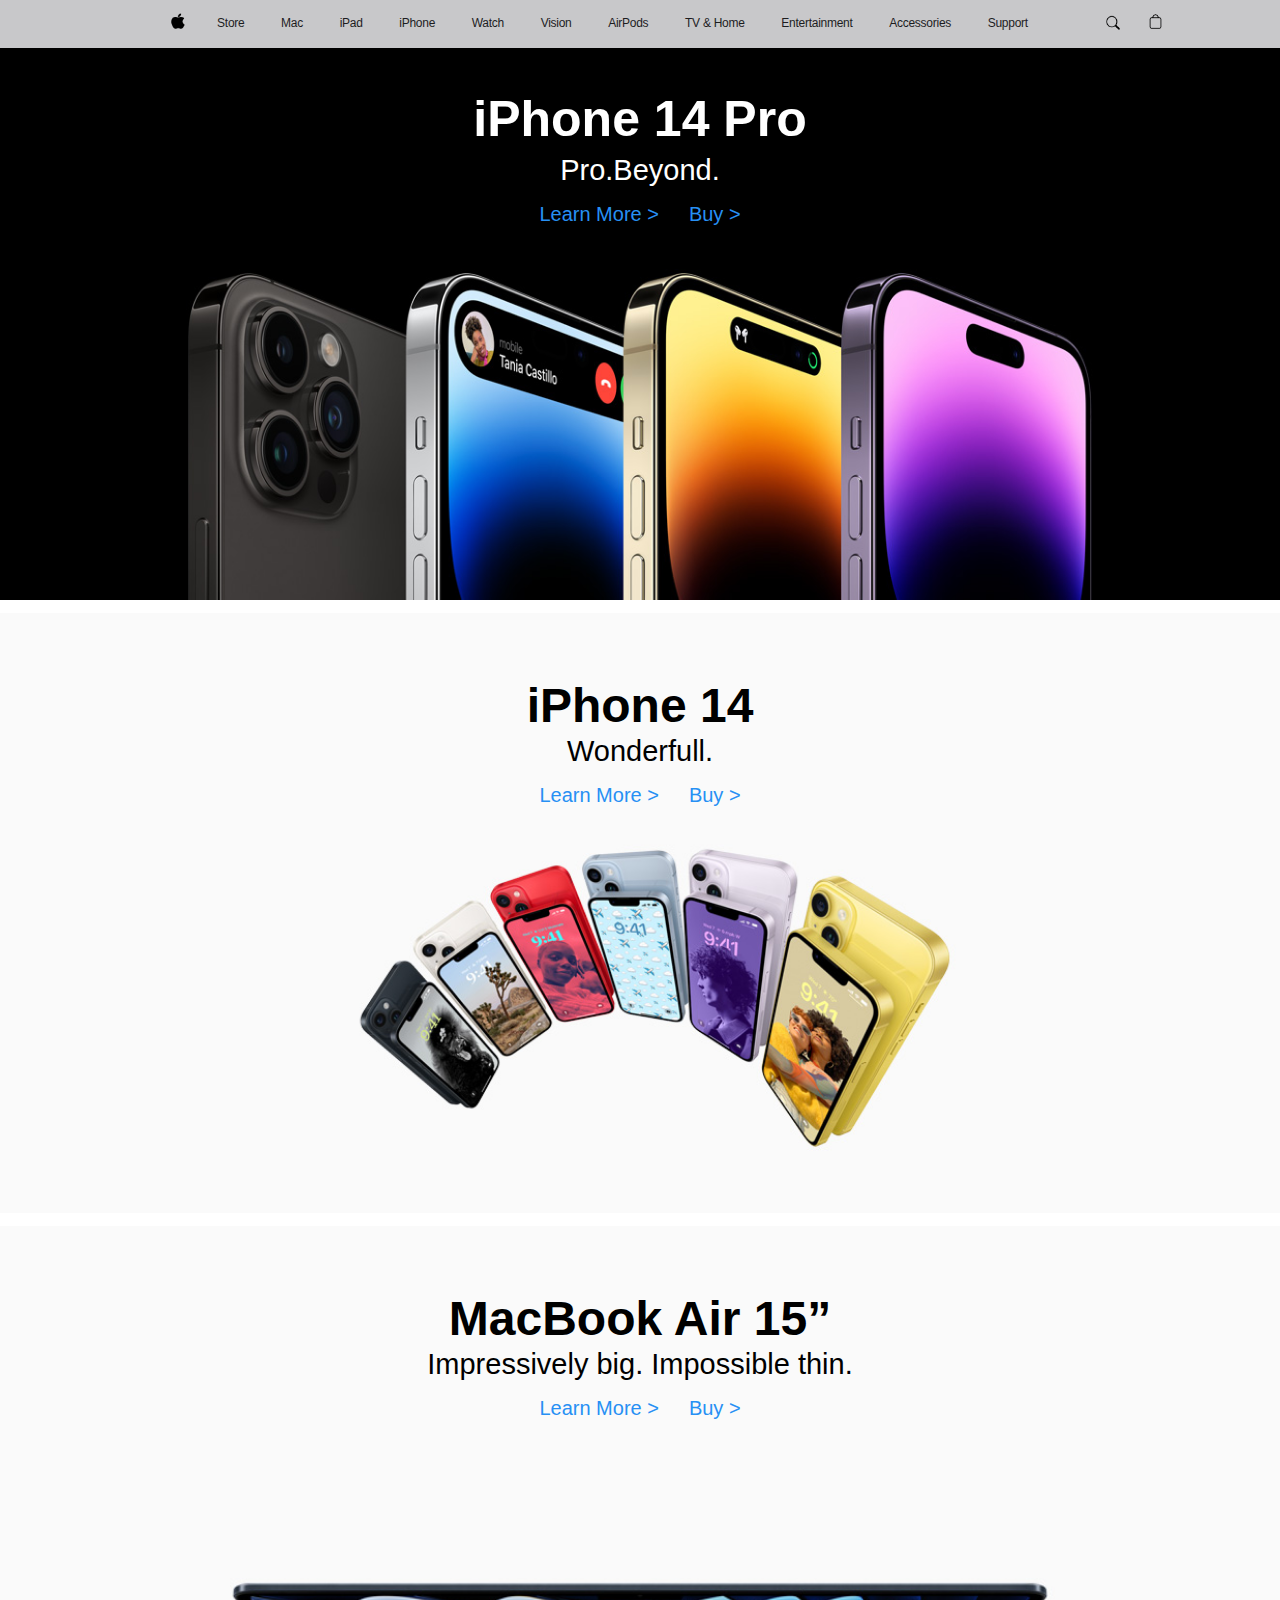
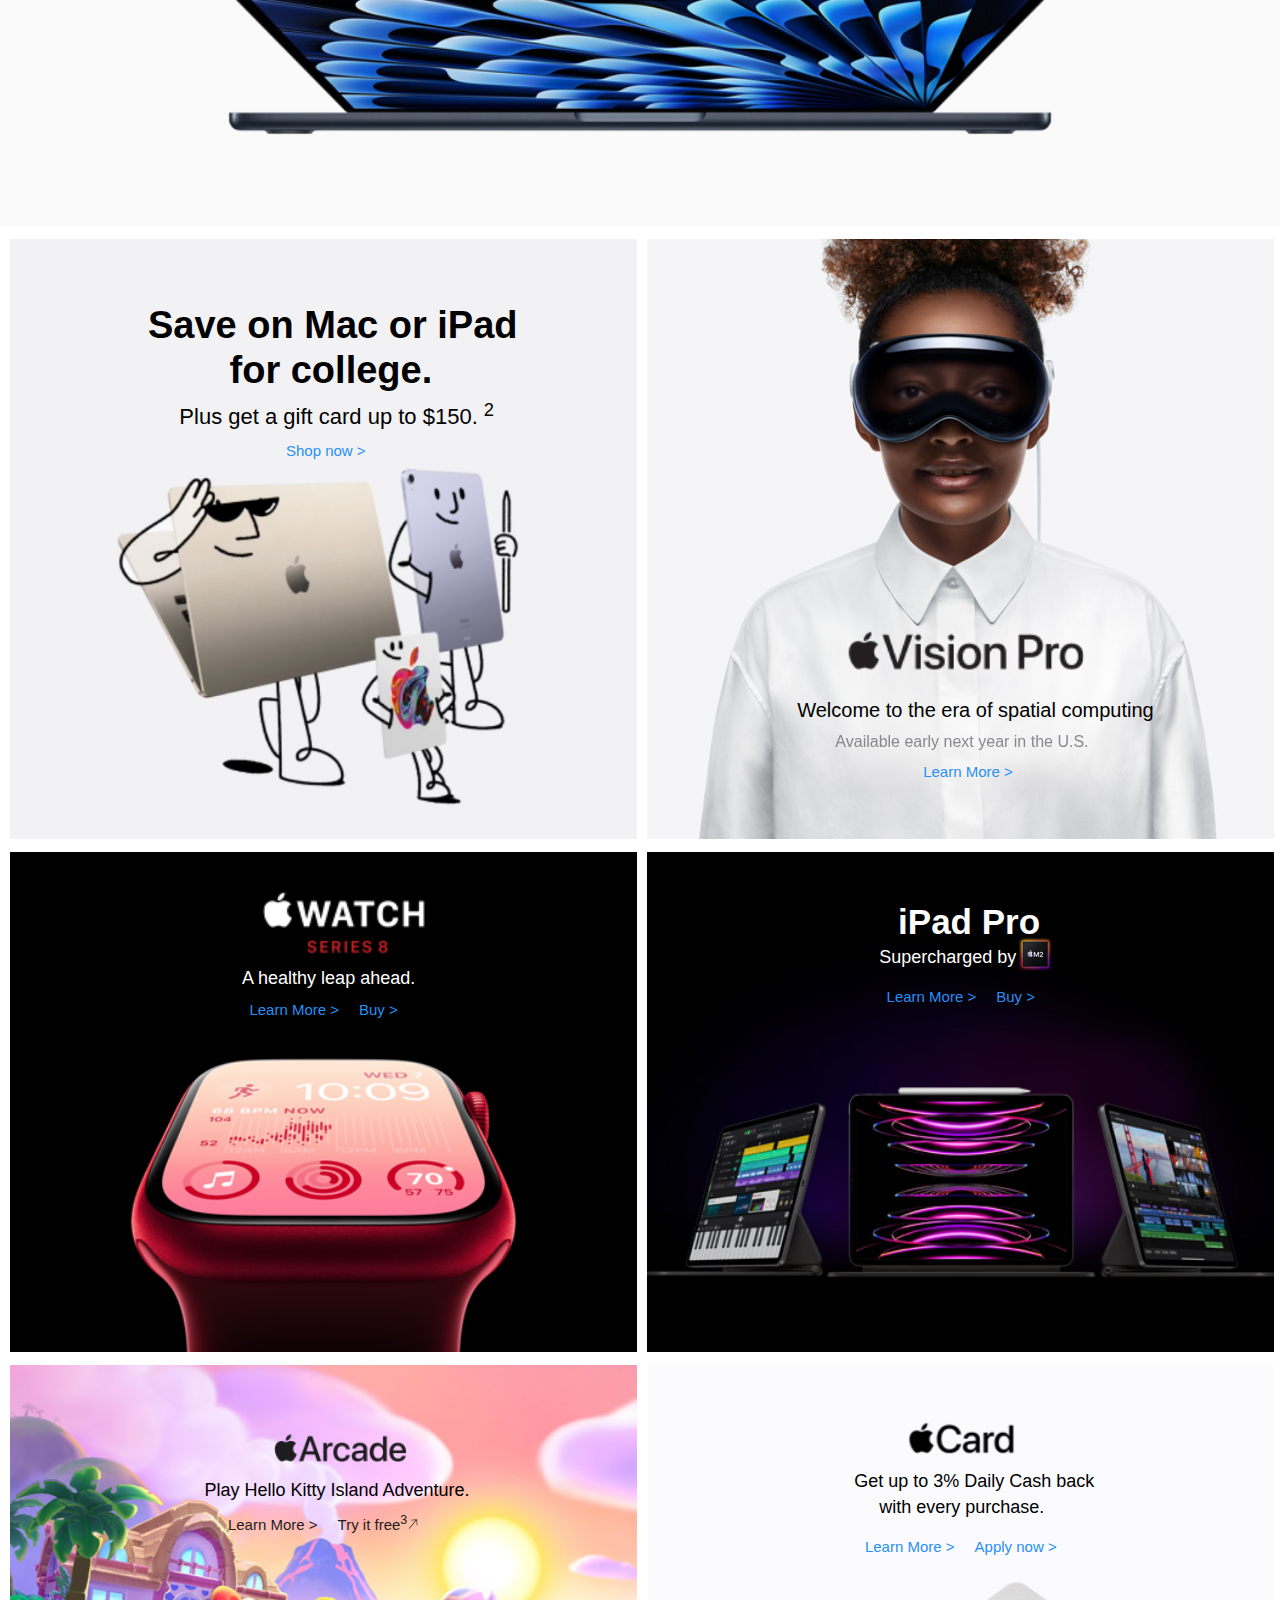
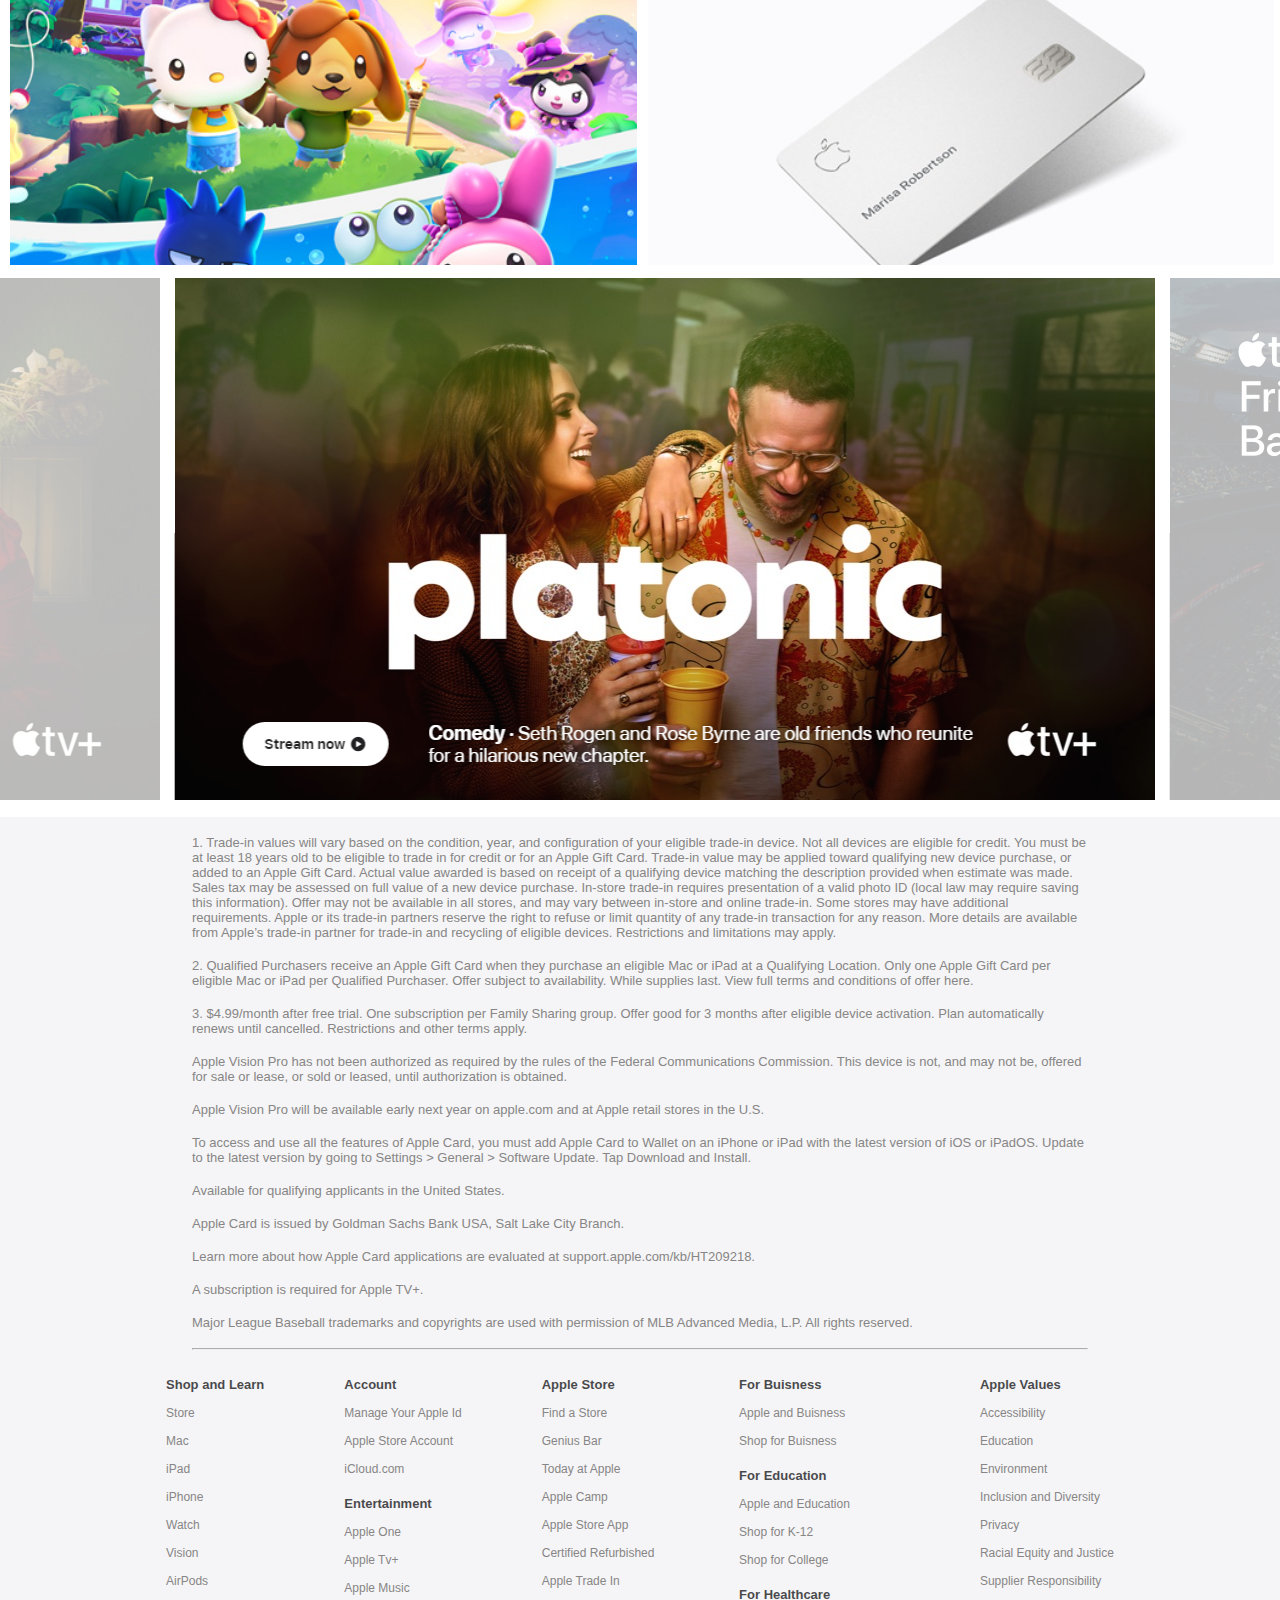
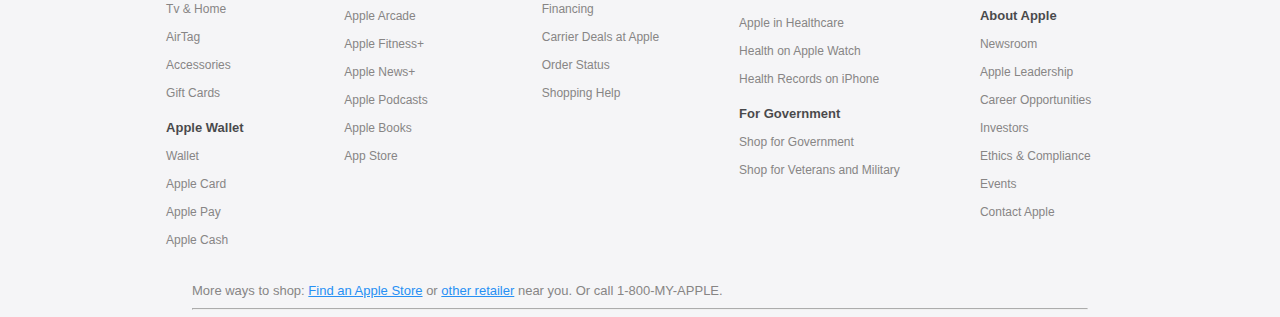
<file: Index.html>
<!DOCTYPE html>
<html lang="en">

<head>
    <meta charset="UTF-8">
    <meta name="viewport" content="width=device-width, initial-scale=1.0">
    <title>Apple</title>
    <link rel="stylesheet" href="style.css">
</head>

<body>
    <div id="mainnavbar">
        <div id="shortnavbar">
            <img id="applelogo" src="./Asset/Logo 1.png" alt="Apple">
            <ul id="list">
                <li>Store</li>
                <li>Mac</li>
                <li>iPad</li>
                <li>iPhone</li>
                <li>Watch</li>
                <li>Vision</li>
                <li>AirPods</li>
                <li>TV & Home</li>
                <li>Entertainment</li>
                <li>Accessories</li>
                <li>Support</li>
            </ul>
            <img id="search" src="./Asset/Search.png" alt="Search">
            <img id="bag" src="./Asset/Bag.png" alt="Bag">
        </div>
    </div>
    <div id="firstsection">
        <p id="para1">iPhone 14 Pro</p>
        <p id="para2">Pro.Beyond.</p>
        <div id="para3">
            <a class="learnmore" href="">Learn More &gt; </a>
            <a class="learnmore" href="">Buy &gt; </a>
        </div>
    </div>
    <div id="secondsection">
        <p id="para4">iPhone 14</p>
        <p id="para5">Wonderfull.</p>
        <div id="para6">
            <a class="learnmore" href="">Learn More &gt; </a>
            <a class="learnmore" href="">Buy &gt; </a>
        </div>
    </div>
    </div>
    <div id="thirdsection">
        <p id="para7">MacBook Air 15”</p>
        <p id="para8">Impressively big. Impossible thin.</p>
        <div id="para9">
            <a class="learnmore" href="">Learn More &gt; </a>
            <a class="learnmore" href="">Buy &gt; </a>
        </div>
    </div>
    <div id="fourthsection">
        <div id="fourthsection1">
            <p id="para10">Save on Mac or iPad</p>
            <p id="para11">for college.</p>
            <p id="para12">Plus get a gift card up to $150. <sup>2</sup></p>
            <div id="para13">
                <a class="shopnow" href="">Shop now &gt; </a>
            </div>
        </div>
        <div id="fourthsection2">
            <p id="para14"><img id="visionpro" src="./Asset/vision pro.png" alt="Vision Pro"></p>
            <p id="para15">Welcome to the era of spatial computing</p>
            <p id="para16">Available early next year in the U.S.</p>
            <div id="para17">
                <a class="shopnow" href="">Learn More &gt; </a>
            </div>
        </div>
    </div>
    <div id="fifthsection">
        <div id="fifthsection1">
            <p id="para18"><img id="watch8" src="./Asset/promo_logo_apple_watch_series_8__ee6riplsucuq_medium.png"
                    alt="Watch series 8"></p>
            <p id="para19">A healthy leap ahead.</p>
            <div id="para20">
                <a class="smalllearnmore" href="">Learn More &gt; </a>
                <a class="smalllearnmore" href="">Buy &gt; </a>
            </div>
        </div>
        <div id="fifthsection2">
            <p id="para21"><img id="m2chip" src="./Asset/promo_m2_chip__enw2kz91lsuq_medium.png" alt="M2 Chip"></p>
            <p id="para22">iPad Pro</p>
            <p id="para23">Supercharged by</p>
            <div id="para24">
                <a class="smalllearnmore" href="">Learn More &gt; </a>
                <a class="smalllearnmore" href="">Buy &gt; </a>
            </div>
        </div>
    </div>
    <div id="sixthsection">
        <div id="sixthsection1">
            <p id="para25"><img id="arcade" src="./Asset/logo__dcojfwkzna2q_medium.png" alt="Arcade"></p>
            <p id="para26">Play Hello Kitty Island Adventure.</p>
            <div id="para27">
                <a class="blacklearnmore" href="">Learn More <sup></sup> &gt; </a>
                <a class="blacklearnmore" href="">Try it free<sup>3</sup><img id="arrow" src="./Asset/Arow.png"
                        alt="Arrow"></a>
            </div>
        </div>
        <div id="sixthsection2">
            <p id="para28"><img id="card" src="./Asset/logo__dcojfwkzna2q_medium (1).png" alt="Card"></p>
            <p id="para29">Get up to 3% Daily Cash back</p>
            <p id="para30">with every purchase.</p>
            <div id="para31">
                <a class="smalllearnmore" href="">Learn More &gt; </a>
                <a class="smalllearnmore" href="">Apply now &gt; </a>
            </div>
        </div>
    </div>
    <div id="slider">
        <img src="./Asset/Slider.png" alt="Silder">
    </div>
    <div id="footer">
        <br>
        <p id="para32">
            1. Trade-in values will vary based on the condition, year, and configuration of your eligible trade-in
            device. Not all devices are eligible for credit. You must be at least 18 years old to be eligible to trade
            in for credit or for an Apple Gift Card. Trade-in value may be applied toward qualifying new device
            purchase, or added to an Apple Gift Card. Actual value awarded is based on receipt of a qualifying device
            matching the description provided when estimate was made. Sales tax may be assessed on full value of a new
            device purchase. In-store trade-in requires presentation of a valid photo ID (local law may require saving
            this information). Offer may not be available in all stores, and may vary between in-store and online
            trade-in. Some stores may have additional requirements. Apple or its trade-in partners reserve the right to
            refuse or limit quantity of any trade-in transaction for any reason. More details are available from Apple’s
            trade-in partner for trade-in and recycling of eligible devices. Restrictions and limitations may apply.
        </p>
        <br>
        <p id="para33">
            2. Qualified Purchasers receive an Apple Gift Card when they purchase an eligible Mac or iPad at a
            Qualifying Location. Only one Apple Gift Card per eligible Mac or iPad per Qualified Purchaser. Offer
            subject to availability. While supplies last. View full terms and conditions of offer here.
        </p>
        <br>
        <p id="para34">
            3. $4.99/month after free trial. One subscription per Family Sharing group. Offer good for 3 months after
            eligible device activation. Plan automatically renews until cancelled. Restrictions and other terms apply.
        </p>
        <br>
        <p id="para35">
            Apple Vision Pro has not been authorized as required by the rules of the Federal Communications Commission.
            This device is not, and may not be, offered for sale or lease, or sold or leased, until authorization is
            obtained.
        </p>
        <br>
        <p id="para36">
            Apple Vision Pro will be available early next year on apple.com and at Apple retail stores in the U.S.
        </p>
        <br>
        <p id="para37">
            To access and use all the features of Apple Card, you must add Apple Card to Wallet on an iPhone or iPad
            with the latest version of iOS or iPadOS. Update to the latest version by going to Settings > General >
            Software Update. Tap Download and Install.
        </p>
        <br>
        <p id="para38">
            Available for qualifying applicants in the United States.
        </p>
        <br>
        <p id="para39">
            Apple Card is issued by Goldman Sachs Bank USA, Salt Lake City Branch.
        </p>
        <br>
        <p id="para40">
            Learn more about how Apple Card applications are evaluated at support.apple.com/kb/HT209218.
        </p>
        <br>
        <p id="para41">
            A subscription is required for Apple TV+.
        </p>
        <br>
        <p id="para42">
            Major League Baseball trademarks and copyrights are used with permission of MLB Advanced Media, L.P. All
            rights reserved.
        </p>
        <br>
        <hr>
    </div>
    <div class="footer">
        <div id="footer1">
            <div id="list1">
                <ul>
                    <li class="bold li">Shop and Learn</li>
                    <li class="li">Store</li>
                    <li class="li">Mac</li>
                    <li class="li">iPad</li>
                    <li class="li">iPhone</li>
                    <li class="li">Watch</li>
                    <li class="li">Vision</li>
                    <li class="li">AirPods</li>
                    <li class="li">Tv & Home</li>
                    <li class="li">AirTag</li>
                    <li class="li">Accessories</li>
                    <li class="li">Gift Cards</li>
                    <li class="bold li">Apple Wallet</li>
                    <li class="li">Wallet</li>
                    <li class="li">Apple Card</li>
                    <li class="li">Apple Pay</li>
                    <li class="li">Apple Cash</li>
                </ul>
            </div>
            <div id="list2">
                <ul>
                    <li class="bold li">Account</li>
                    <li class="li">Manage Your Apple Id</li>
                    <li class="li">Apple Store Account</li>
                    <li class="li">iCloud.com</li>
                    <li class="bold li">Entertainment</li>
                    <li class="li">Apple One</li>
                    <li class="li">Apple Tv+</li>
                    <li class="li">Apple Music</li>
                    <li class="li">Apple Arcade</li>
                    <li class="li">Apple Fitness+</li>
                    <li class="li">Apple News+</li>
                    <li class="li">Apple Podcasts</li>
                    <li class="li">Apple Books</li>
                    <li class="li">App Store</li>
                    <ul>
            </div>
            <div id="list3">
                <ul>
                    <li class="bold li">Apple Store</li>
                    <li class="li">Find a Store</li>
                    <li class="li">Genius Bar</li>
                    <li class="li">Today at Apple</li>
                    <li class="li">Apple Camp</li>
                    <li class="li">Apple Store App</li>
                    <li class="li">Certified Refurbished</li>
                    <li class="li">Apple Trade In</li>
                    <li class="li">Financing</li>
                    <li class="li">Carrier Deals at Apple</li>
                    <li class="li">Order Status</li>
                    <li class="li">Shopping Help</li>
                </ul>
            </div>
            <div id="list4">
                <ul>
                    <li class="bold li">For Buisness</li>
                    <li class="li">Apple and Buisness</li>
                    <li class="li">Shop for Buisness</li>
                    <li class="bold li">For Education</li>
                    <li class="li">Apple and Education</li>
                    <li class="li">Shop for K-12</li>
                    <li class="li">Shop for College</li>
                    <li class="bold li">For Healthcare</li>
                    <li class="li">Apple in Healthcare</li>
                    <li class="li">Health on Apple Watch</li>
                    <li class="li">Health Records on iPhone</li>
                    <li class="bold li">For Government</li>
                    <li class="li">Shop for Government</li>
                    <li class="li">Shop for Veterans and Military</li>
                </ul>
            </div>
            <div id="list5">
                <ul>
                    <li class="bold li">Apple Values</li>
                    <li class="li">Accessibility</li>
                    <li class="li">Education</li>
                    <li class="li">Environment</li>
                    <li class="li">Inclusion and Diversity</li>
                    <li class="li">Privacy</li>
                    <li class="li">Racial Equity and Justice</li>
                    <li class="li">Supplier Responsibility</li>
                    <li class="bold li">About Apple</li>
                    <li class="li">Newsroom</li>
                    <li class="li">Apple Leadership</li>
                    <li class="li">Career Opportunities</li>
                    <li class="li">Investors</li>
                    <li class="li">Ethics & Compliance</li>
                    <li class="li">Events</li>
                    <li class="li">Contact Apple</li>
                </ul>
            </div>
        </div>
        <br>
        <br>
        <div id="lastdiv">
            <p id="para43">
                More ways to shop: <a class="location" href="">Find an Apple Store</a> or <a class="location" href="">other retailer</a> near you. Or call 1-800-MY-APPLE.
            </p>
        </div>
        <hr>
    </div>

</body>

</html>
</file>
<file: style.css>
*{
    box-sizing: border-box;
    padding: 0;
    margin: 0;
}
#mainnavbar{
    background-color: #C8C8CA;
    padding: 15px;
    width: 100%;
    position: fixed;
}
#shortnavbar{
    width: 65%;
    margin: 0 auto;
}
#applelogo{
    height: 16px;
    width: 16px;
    position: absolute;
    margin-left: -64px;
    margin-top: -2px;
}
#search{
    height: 16px;
    width: 16px;
    position: absolute;
    margin-left: 870px;
    margin-top: -18px;
}
#bag{
    height: 23px;
    width: 23px;
    position: absolute;
    margin-left: 910px;
    margin-top: -23px;
}
#list{
    list-style: none;
    display: flex;
    justify-content: space-around;
    align-content: row wrap;
    font-family: "SF Pro Text","SF Pro Icons","Helvetica Neue","Helvetica","Arial",sans-serif;
    color: #1D1D1F;
    font-size: 12px;
    margin-left: -35px;
    font-weight: 400px;
    letter-spacing: -.022em;
    line-height: 1.47059;

}
#firstsection{
    display: flex;
    flex-direction: column;
    align-items: center;
    background-image: url(./Asset/2.jpg);
    background-repeat: no-repeat;
    background-size: cover;
    background-position: center;
    height: 600px;
    color: white;
}
#para1{
    margin-top: 90px;
    font-size: 50px;
    font-weight: bolder;
    font-family: "SF Pro Text","SF Pro Icons","Helvetica Neue","Helvetica","Arial",sans-serif;
}
#para2{
    font-size: 29px;
    font-family: "SF Pro Text","SF Pro Icons","Helvetica Neue","Helvetica","Arial",sans-serif;
    margin-top: 6px;
}
#para3{
    font-family: "SF Pro Text","SF Pro Icons","Helvetica Neue","Helvetica","Arial",sans-serif;
    margin-top: 16px;
    display: flex;
    gap: 30px;
}
.learnmore{
    color: #2790F4;
    text-decoration: none;
    font-size:20px ;
    gap: 20px;
}
.learnmore:hover{
    text-decoration: underline;
}
#secondsection{
    display: flex;
    flex-direction: column;
    align-items: center;
    background-image: url(./Asset/3.jpg);
    background-repeat: no-repeat;
    background-size: cover;
    background-position: center;
    height: 600px;
    color: black;
    margin-top: 13px;
}
#para4{
    margin-top: 65px;
    font-size: 48px;
    font-weight: bolder;
    font-family: "SF Pro Text","SF Pro Icons","Helvetica Neue","Helvetica","Arial",sans-serif;
}
#para5{
    font-size: 29px;
    font-family: "SF Pro Text","SF Pro Icons","Helvetica Neue","Helvetica","Arial",sans-serif;
    margin-top: 2px;
}
#para6{
    font-family: "SF Pro Text","SF Pro Icons","Helvetica Neue","Helvetica","Arial",sans-serif;
    margin-top: 16px;
    display: flex;
    gap: 30px;
}
#thirdsection{
    display: flex;
    flex-direction: column;
    align-items: center;
    background-image: url(./Asset/hero_macbook_air_15_midnight__ct0pgwizvree_medium.jpg);
    background-repeat: no-repeat;
    background-size: cover;
    background-position: center;
    height: 600px;
    color: black;
    margin-top: 13px;
}
#para7{
    margin-top: 65px;
    font-size: 48px;
    font-weight: bolder;
    font-family: "SF Pro Text","SF Pro Icons","Helvetica Neue","Helvetica","Arial",sans-serif;
}
#para8{
    font-size: 29px;
    font-family: "SF Pro Text","SF Pro Icons","Helvetica Neue","Helvetica","Arial",sans-serif;
    margin-top: 2px;
}
#para9{
    font-family: "SF Pro Text","SF Pro Icons","Helvetica Neue","Helvetica","Arial",sans-serif;
    margin-top: 16px;
    display: flex;
    gap: 30px;
}
#fourthsection{
    display: flex;
    flex-direction: row;
    height: 600px;
    color: black;
    margin-top: 13px;
}
#fourthsection1{
    background-image: url(./Asset/Capture.PNG);
    background-repeat: no-repeat;
    background-size: cover;
    background-position: center;
    width: 49%;
    height: 100%;
    margin-right: 10px;
    margin-left: 10px;
}
#para10{
    margin-top: 65px;
    font-size: 38px;
    font-weight: bolder;
    font-family: "SF Pro Text","SF Pro Icons","Helvetica Neue","Helvetica","Arial",sans-serif;
    margin-left: 22%;
}
#para11{
    font-size: 38px;
    font-weight: bolder;
    font-family: "SF Pro Text","SF Pro Icons","Helvetica Neue","Helvetica","Arial",sans-serif;
    margin-top: 2px;
    margin-left: 35%;
}
#para12{
    font-family: "SF Pro Text","SF Pro Icons","Helvetica Neue","Helvetica","Arial",sans-serif;
    margin-top: 7px;
    margin-left: 27%;
    font-size: 22px;
}
#para13{
    font-family: "SF Pro Text","SF Pro Icons","Helvetica Neue","Helvetica","Arial",sans-serif;
    margin-top: 12px;
}
.shopnow{
    color: #2790F4;
    text-decoration: none;
    font-size:15px ;
    margin-left: 44%;
}
.shopnow:hover{
    text-decoration: underline;
}
#fourthsection2{
    background-image: url(./Asset/4.jpg);
    background-repeat: no-repeat;
    background-size: cover;
    background-position: center;
    width: 49%;
    height: 100%;
    display: flex;
    flex-direction: column;
}
#para14{
    margin-top: 400px;
    margin-left: 240px;
    position: absolute;    
}
#visionpro{
    scale: 1.5;
}
#para15{
    font-size: 20px;
    font-family: "SF Pro Text","SF Pro Icons","Helvetica Neue","Helvetica","Arial",sans-serif;
    margin-top: 460px;
    margin-left: 150px;
}
#para16{
    font-family: "SF Pro Text","SF Pro Icons","Helvetica Neue","Helvetica","Arial",sans-serif;
    margin-top: 11px;
    margin-left: 30%;
    font-size: 16px;
    color: #6E6E73;
    opacity: 80%;
}
#para17{
    font-family: "SF Pro Text","SF Pro Icons","Helvetica Neue","Helvetica","Arial",sans-serif;
    margin-top: 12px;
}
#fifthsection{
    display: flex;
    flex-direction: row;
    height: 500px;
    color: white;
    margin-top: 13px;
}
#fifthsection1{
    background-image: url(./Asset/apple\ watch.jpg);
    background-repeat: no-repeat;
    background-size: cover;
    background-position: bottom;
    width: 49%;
    height: 100%;
    margin-right: 10px;
    margin-left: 10px;
}
#para18{
    margin-top: 50px;
    margin-left: 280px;
}
#watch8{
    scale: 1.5;
}
#para19{
    font-size: 18px;
    font-family: "SF Pro Text","SF Pro Icons","Helvetica Neue","Helvetica","Arial",sans-serif;
    margin-top: 20px;
    margin-left: 37%;
}
#para20{
    font-family: "SF Pro Text","SF Pro Icons","Helvetica Neue","Helvetica","Arial",sans-serif;
    margin-top: 12px;
    font-size: 2px;
    display: flex;
    flex-direction: row;
    justify-content: center;
    gap: 20px;
}
.smalllearnmore{
    color: #2790F4;
    text-decoration: none;
    font-size:15px ;
}
.smalllearnmore:hover{
    text-decoration: underline;
}
#fifthsection2{
    background-image: url(./Asset/ipad.jpg);
    background-repeat: no-repeat;
    background-size: cover;
    background-position: center;
    width: 49%;
    height: 100%;
    display: flex;
    flex-direction: column;
}
#para21{
    margin-top: 85px;
    margin-left: 29%;
    position: absolute;    
}
#para22{
    font-size: 35px;
    font-family: "SF Pro Text","SF Pro Icons","Helvetica Neue","Helvetica","Arial",sans-serif;
    margin-top: 50px;
    margin-left: 40%;
    font-weight: bolder;
}
#para23{
    font-size: 18px;
    font-family: "SF Pro Text","SF Pro Icons","Helvetica Neue","Helvetica","Arial",sans-serif;
    margin-top: 5px;
    margin-left: 37%;
}
#para24{
    font-family: "SF Pro Text","SF Pro Icons","Helvetica Neue","Helvetica","Arial",sans-serif;
    margin-top: 20px;
    display: flex;
    flex-direction: row;
    justify-content: center;
    gap: 20px;
}
#sixthsection{
    display: flex;
    flex-direction: row;
    height: 500px;
    color: black;
    margin-top: 13px;
}
#sixthsection1{
    background-image: url(./Asset/promo_hello_kitty__cv6gojq3rd8i_medium.jpg);
    background-repeat: no-repeat;
    background-size: cover;
    background-position: center;
    width: 49%;
    height: 100%;
    margin-right: 10px;
    margin-left: 10px;
}
#para25{
    margin-top: 70px;
    margin-left: 270px;
}
#arcade{
    scale: 1.1;
}
#arrow{
    transform: rotate(40deg);
    height: 12px;
    width: 12px;
}
#para26{
    font-size: 18px;
    font-family: "SF Pro Text","SF Pro Icons","Helvetica Neue","Helvetica","Arial",sans-serif;
    margin-top: 7px;
    margin-left: 31%;
}
#para27{
    font-family: "SF Pro Text","SF Pro Icons","Helvetica Neue","Helvetica","Arial",sans-serif;
    margin-top: 12px;
    font-size: 2px;
    display: flex;
    flex-direction: row;
    justify-content: center;
    gap: 20px;
}
.blacklearnmore{
    color: #1D1D1F;
    text-decoration: none;
    font-size:15px ;
}
.blacklearnmore:hover{
    text-decoration: underline;
}
#sixthsection2{
    background-image: url(./Asset/card.jpg);
    background-repeat: no-repeat;
    background-size: cover;
    background-position: center;
    width: 49%;
    height: 100%;
    display: flex;
    flex-direction: column;
}
#para28{
    margin-top: 60px;
    margin-left: 47%;
    scale: 1.2;   
}
#para29{
    font-size: 18px;
    font-family: "SF Pro Text","SF Pro Icons","Helvetica Neue","Helvetica","Arial",sans-serif;
    margin-top: 15px;
    margin-left: 33%;
}
#para30{
    font-size: 18px;
    font-family: "SF Pro Text","SF Pro Icons","Helvetica Neue","Helvetica","Arial",sans-serif;
    margin-top: 5px;
    margin-left: 37%;
}
#para31{
    font-family: "SF Pro Text","SF Pro Icons","Helvetica Neue","Helvetica","Arial",sans-serif;
    margin-top: 20px;
    display: flex;
    flex-direction: row;
    justify-content: center;
    gap: 20px;
}
#slider{
    margin-top: 13px;
}
#footer{
    background-color: #F5F5F7;
    height: 600px;
    margin-top: 13px;
}
#para32{
    width: 70%;
    margin: auto;
    color: #878585;
    font-family: "SF Pro Text","SF Pro Icons","Helvetica Neue","Helvetica","Arial",sans-serif;
    font-size: 13px;
}
#para33{
    width: 70%;
    margin: auto;
    color: #878585;
    font-family: "SF Pro Text","SF Pro Icons","Helvetica Neue","Helvetica","Arial",sans-serif;
    font-size: 13px;
}
#para34{
    width: 70%;
    margin: auto;
    color: #878585;
    font-family: "SF Pro Text","SF Pro Icons","Helvetica Neue","Helvetica","Arial",sans-serif;
    font-size: 13px;
}
#para35{
    width: 70%;
    margin: auto;
    color: #878585;
    font-family: "SF Pro Text","SF Pro Icons","Helvetica Neue","Helvetica","Arial",sans-serif;
    font-size: 13px;
}
#para36{
    width: 70%;
    margin: auto;
    color: #878585;
    font-family: "SF Pro Text","SF Pro Icons","Helvetica Neue","Helvetica","Arial",sans-serif;
    font-size: 13px;
}
#para37{
    width: 70%;
    margin: auto;
    color: #878585;
    font-family: "SF Pro Text","SF Pro Icons","Helvetica Neue","Helvetica","Arial",sans-serif;
    font-size: 13px;
}
#para38{
    width: 70%;
    margin: auto;
    color: #878585;
    font-family: "SF Pro Text","SF Pro Icons","Helvetica Neue","Helvetica","Arial",sans-serif;
    font-size: 13px;
}
#para39{
    width: 70%;
    margin: auto;
    color: #878585;
    font-family: "SF Pro Text","SF Pro Icons","Helvetica Neue","Helvetica","Arial",sans-serif;
    font-size: 13px;
}
#para40{
    width: 70%;
    margin: auto;
    color: #878585;
    font-family: "SF Pro Text","SF Pro Icons","Helvetica Neue","Helvetica","Arial",sans-serif;
    font-size: 13px;
}
#para41{
    width: 70%;
    margin: auto;
    color: #878585;
    font-family: "SF Pro Text","SF Pro Icons","Helvetica Neue","Helvetica","Arial",sans-serif;
    font-size: 13px;
}
#para42{
    width: 70%;
    margin: auto;
    color: #878585;
    font-family: "SF Pro Text","SF Pro Icons","Helvetica Neue","Helvetica","Arial",sans-serif;
    font-size: 13px;
}
hr{
    width: 70%;
    margin: auto;
    color: #878585;
    opacity: 80%;
}
.footer{
    background-color: #F5F5F7;
    height: 500px;    
}
.li{
    list-style: none;
    font-family: "SF Pro Text","SF Pro Icons","Helvetica Neue","Helvetica","Arial",sans-serif;
    width: 100%;
    color: #878585;
    font-size: 12px;
    margin-top: 14px;
}
#footer1{
    display: flex;
    flex-direction: row;
    justify-content: center;
    gap: 80px;
}
#list1{
    margin-top: -60px;
}
#list2{
    margin-top: -60px;
}
#list3{
    margin-top: -60px;
}
#list4{
    margin-top: -60px;
}
#list5{
    margin-top: -60px;
}
.bold{
    font-size: 13px;
    font-weight: bolder;
    color: #1D1D1F;
    opacity: 80%;
    margin-top: 20px;
}
#para43{
    width: 70%;
    margin: auto;
    color: #878585;
    font-family: "SF Pro Text","SF Pro Icons","Helvetica Neue","Helvetica","Arial",sans-serif;
    font-size: 13px;
}
.location{
    color: #2790F4;
}
#lastdiv{
    margin-bottom: 10px;
}
</file>
